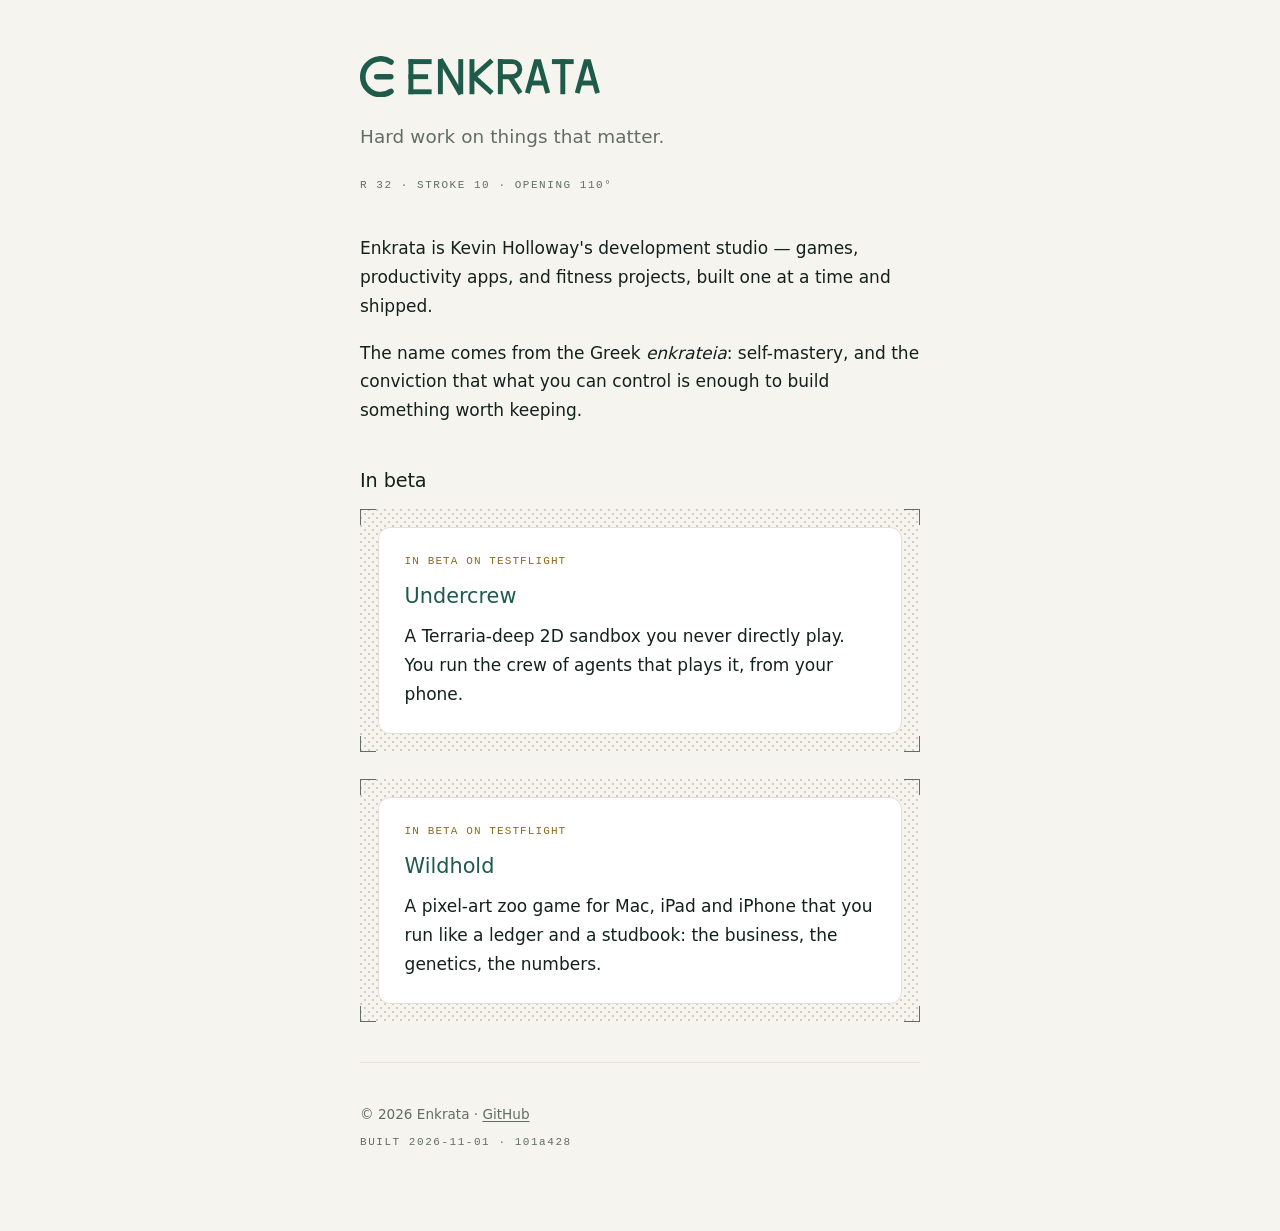
<file: index.html>
<!DOCTYPE html>
<html lang="en">
<head>
<meta charset="utf-8">
<meta name="viewport" content="width=device-width, initial-scale=1">
<title>Enkrata</title>
<meta name="description" content="Enkrata is Kevin Holloway's development studio — games, productivity apps, and fitness projects.">
<link rel="stylesheet" href="/brand.css">
<link rel="icon" href="/favicon.svg" type="image/svg+xml">
<link rel="icon" href="/favicon-32.png" sizes="32x32" type="image/png">
<link rel="icon" href="/favicon-16.png" sizes="16x16" type="image/png">
<link rel="apple-touch-icon" href="/apple-touch-icon.png">
<link rel="canonical" href="https://enkrata.github.io/">
<meta name="theme-color" content="#F6F4EF" media="(prefers-color-scheme: light)">
<meta name="theme-color" content="#12211C" media="(prefers-color-scheme: dark)">
<meta property="og:type" content="website">
<meta property="og:site_name" content="Enkrata">
<meta property="og:title" content="Enkrata">
<meta property="og:description" content="Enkrata is Kevin Holloway's development studio — games, productivity apps, and fitness projects.">
<meta property="og:url" content="https://enkrata.github.io/">
<meta property="og:image" content="https://enkrata.github.io/og.png">
<meta property="og:image:width" content="1200">
<meta property="og:image:height" content="630">
<meta name="twitter:card" content="summary_large_image">
</head>
<body>
<div class="page">
<header class="masthead">
  <svg class="lockup" aria-hidden="true" focusable="false" xmlns="http://www.w3.org/2000/svg" viewBox="0 -9 684.154 118" role="img"><title>Enkrata</title><g transform="translate(-20.7297 -29.7297) scale(1.59459)"><g fill="none" stroke="currentColor" stroke-width="10" stroke-linecap="round"><path d="M68.3 23.8 A32 32 0 1 0 68.3 76.2"/><path d="M43 50 H68"/></g></g><g transform="translate(138.154 0)"><g fill="none" stroke="currentColor" stroke-width="14" stroke-linecap="butt" stroke-linejoin="miter" stroke-miterlimit="4"><path d="M 7 0 V 100"/><path d="M 0 7 H 66"/><path d="M 0 50 H 56"/><path d="M 0 93 H 66"/><path d="M 91 0 V 100"/><path d="M 149 0 V 100"/><path d="M 91 0 L 149 100"/><path d="M 181 0 V 100"/><path d="M 186 50 L 238 3"/><path d="M 186 50 L 238 97"/><path d="M 262 0 V 100"/><path d="M 255 7 H 296 A 21.5 21.5 0 0 1 296 50 H 262"/><path d="M 289 50 L 319 97"/><path d="M 339 97 L 364 7 H 372 L 397 97"/><path d="M 347 68 H 389"/><path d="M 409 7 H 471"/><path d="M 440 0 V 100"/><path d="M 481 97 L 506 7 H 514 L 539 97"/><path d="M 489 68 H 531"/></g></g></svg>
  <h1 class="sr-only">Enkrata</h1>
  <p class="tagline">Hard work on things that matter.</p>
  <p class="machine">R 32 &middot; Stroke 10 &middot; Opening 110&deg;</p>
</header>

<div class="prose">
  <p>Enkrata is Kevin Holloway's development studio — games, productivity apps,
  and fitness projects, built one at a time and shipped.</p>

  <p>The name comes from the Greek <em>enkrateia</em>: self-mastery, and the
  conviction that what you can control is enough to build something worth
  keeping.</p>
</div>

<section class="section">
  <h2>In beta</h2>
  <div class="plate">
    <span class="cm cm-tl" aria-hidden="true"></span><span class="cm cm-tr" aria-hidden="true"></span><span class="cm cm-br" aria-hidden="true"></span><span class="cm cm-bl" aria-hidden="true"></span>
    <div class="now">
      <span class="status">In beta on TestFlight</span>
      <h3><a href="/undercrew/">Undercrew</a></h3>
      <p>A Terraria-deep 2D sandbox you never directly play. You run the crew
      of agents that plays it, from your phone.</p>
    </div>
  </div>
  <div class="plate" style="margin-top:16px">
    <span class="cm cm-tl" aria-hidden="true"></span><span class="cm cm-tr" aria-hidden="true"></span><span class="cm cm-br" aria-hidden="true"></span><span class="cm cm-bl" aria-hidden="true"></span>
    <div class="now">
      <span class="status">In beta on TestFlight</span>
      <h3><a href="/wildhold/">Wildhold</a></h3>
      <p>A pixel-art zoo game for Mac, iPad and iPhone that you run like a
      ledger and a studbook: the business, the genetics, the numbers.</p>
    </div>
  </div>
</section>

<hr class="rule">
<footer>
  <p>&copy; 2026 Enkrata &middot; <a href="https://github.com/Enkrata">GitHub</a></p>
  <p class="machine">Built 2026-11-01 &middot; <span class="sha">101a428</span></p>
</footer>
</div>
</body>
</html>
</file>
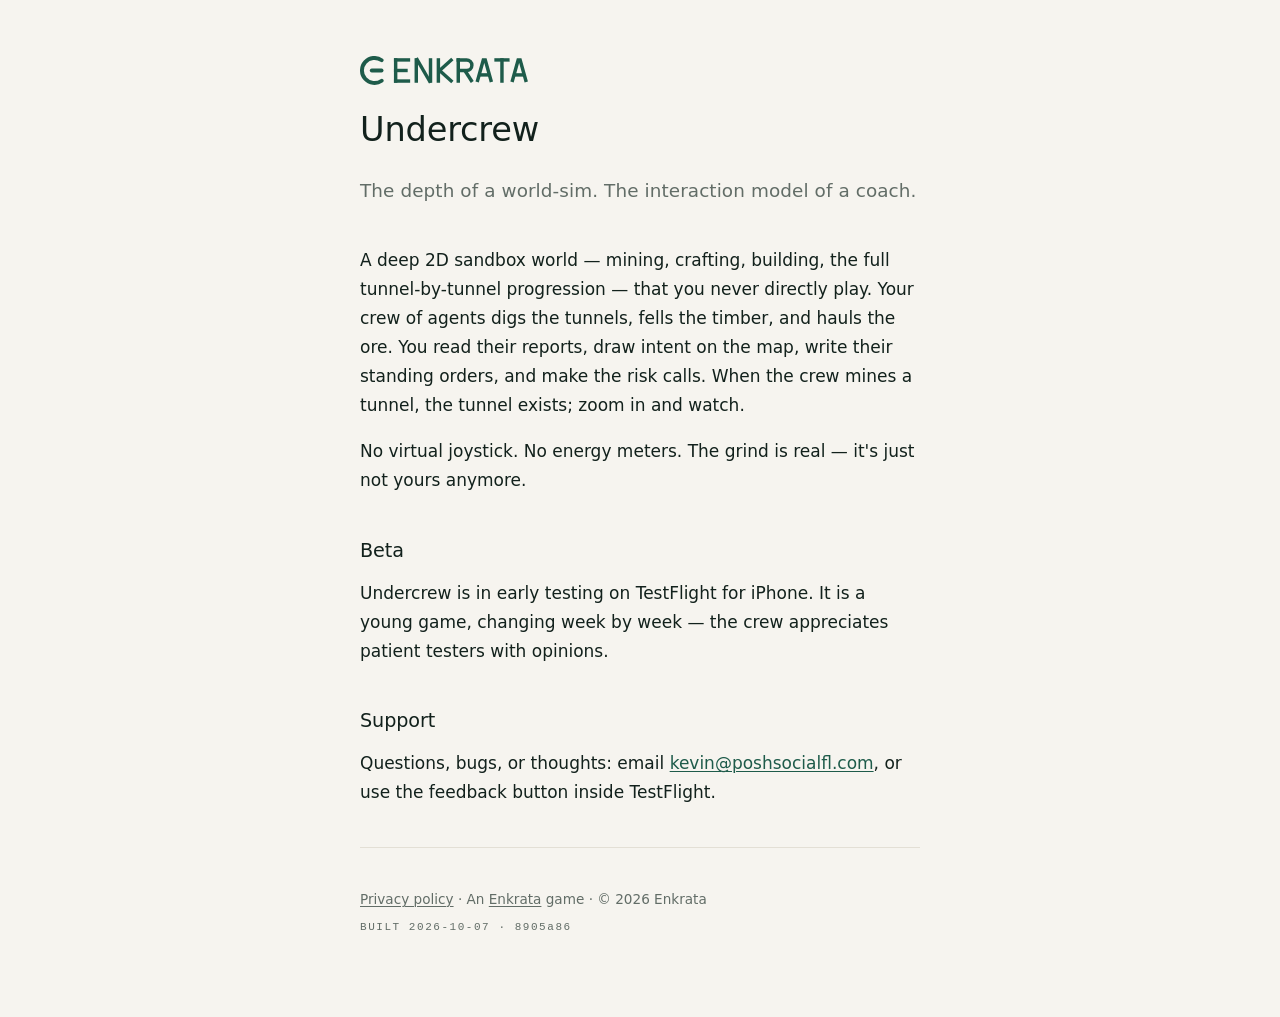
<file: undercrew/index.html>
<!DOCTYPE html>
<html lang="en">
<head>
<meta charset="utf-8">
<meta name="viewport" content="width=device-width, initial-scale=1">
<title>Undercrew</title>
<meta name="description" content="Undercrew: a deep 2D sandbox world you never directly play — you run the crew of agents that plays it, from your phone.">
<link rel="stylesheet" href="/brand.css">
<link rel="icon" href="/favicon.svg" type="image/svg+xml">
<link rel="icon" href="/favicon-32.png" sizes="32x32" type="image/png">
<link rel="icon" href="/favicon-16.png" sizes="16x16" type="image/png">
<link rel="apple-touch-icon" href="/apple-touch-icon.png">
<link rel="canonical" href="https://enkrata.github.io/undercrew/">
<meta name="theme-color" content="#F6F4EF" media="(prefers-color-scheme: light)">
<meta name="theme-color" content="#12211C" media="(prefers-color-scheme: dark)">
<meta property="og:type" content="website">
<meta property="og:site_name" content="Enkrata">
<meta property="og:title" content="Undercrew">
<meta property="og:description" content="Undercrew: a deep 2D sandbox world you never directly play — you run the crew of agents that plays it, from your phone.">
<meta property="og:url" content="https://enkrata.github.io/undercrew/">
<meta property="og:image" content="https://enkrata.github.io/og.png">
<meta property="og:image:width" content="1200">
<meta property="og:image:height" content="630">
<meta name="twitter:card" content="summary_large_image">
</head>
<body>
<div class="page">
<header class="masthead">
  <a href="/" aria-label="Enkrata home"><svg class="lockup lockup-sm" aria-hidden="true" focusable="false" xmlns="http://www.w3.org/2000/svg" viewBox="0 -9 684.154 118" role="img"><title>Enkrata</title><g transform="translate(-20.7297 -29.7297) scale(1.59459)"><g fill="none" stroke="currentColor" stroke-width="10" stroke-linecap="round"><path d="M68.3 23.8 A32 32 0 1 0 68.3 76.2"/><path d="M43 50 H68"/></g></g><g transform="translate(138.154 0)"><g fill="none" stroke="currentColor" stroke-width="14" stroke-linecap="butt" stroke-linejoin="miter" stroke-miterlimit="4"><path d="M 7 0 V 100"/><path d="M 0 7 H 66"/><path d="M 0 50 H 56"/><path d="M 0 93 H 66"/><path d="M 91 0 V 100"/><path d="M 149 0 V 100"/><path d="M 91 0 L 149 100"/><path d="M 181 0 V 100"/><path d="M 186 50 L 238 3"/><path d="M 186 50 L 238 97"/><path d="M 262 0 V 100"/><path d="M 255 7 H 296 A 21.5 21.5 0 0 1 296 50 H 262"/><path d="M 289 50 L 319 97"/><path d="M 339 97 L 364 7 H 372 L 397 97"/><path d="M 347 68 H 389"/><path d="M 409 7 H 471"/><path d="M 440 0 V 100"/><path d="M 481 97 L 506 7 H 514 L 539 97"/><path d="M 489 68 H 531"/></g></g></svg></a>
  <h1 class="title">Undercrew</h1>
  <p class="tagline">The depth of a world-sim. The interaction model of a coach.</p>
</header>

<div class="prose">
  <p>A deep 2D sandbox world — mining, crafting, building, the full
  tunnel-by-tunnel progression — that you never directly play. Your crew of
  agents digs the tunnels, fells the timber, and hauls the ore. You read
  their reports, draw intent on the map, write their standing orders, and
  make the risk calls. When the crew mines a tunnel, the tunnel exists; zoom
  in and watch.</p>

  <p>No virtual joystick. No energy meters. The grind is real — it's just not
  yours anymore.</p>
</div>

<section class="section">
  <h2>Beta</h2>
  <p>Undercrew is in early testing on TestFlight for iPhone. It is a young
  game, changing week by week — the crew appreciates patient testers with
  opinions.</p>
</section>

<section class="section">
  <h2>Support</h2>
  <p>Questions, bugs, or thoughts: email
  <a href="mailto:kevin@poshsocialfl.com">kevin@poshsocialfl.com</a>, or use
  the feedback button inside TestFlight.</p>
</section>

<hr class="rule">
<footer>
  <p><a href="/undercrew/privacy.html">Privacy policy</a> &middot;
  An <a href="/">Enkrata</a> game &middot; &copy; 2026 Enkrata</p>
  <p class="machine">Built 2026-10-07 &middot; <span class="sha">8905a86</span></p>
</footer>
</div>
</body>
</html>
</file>
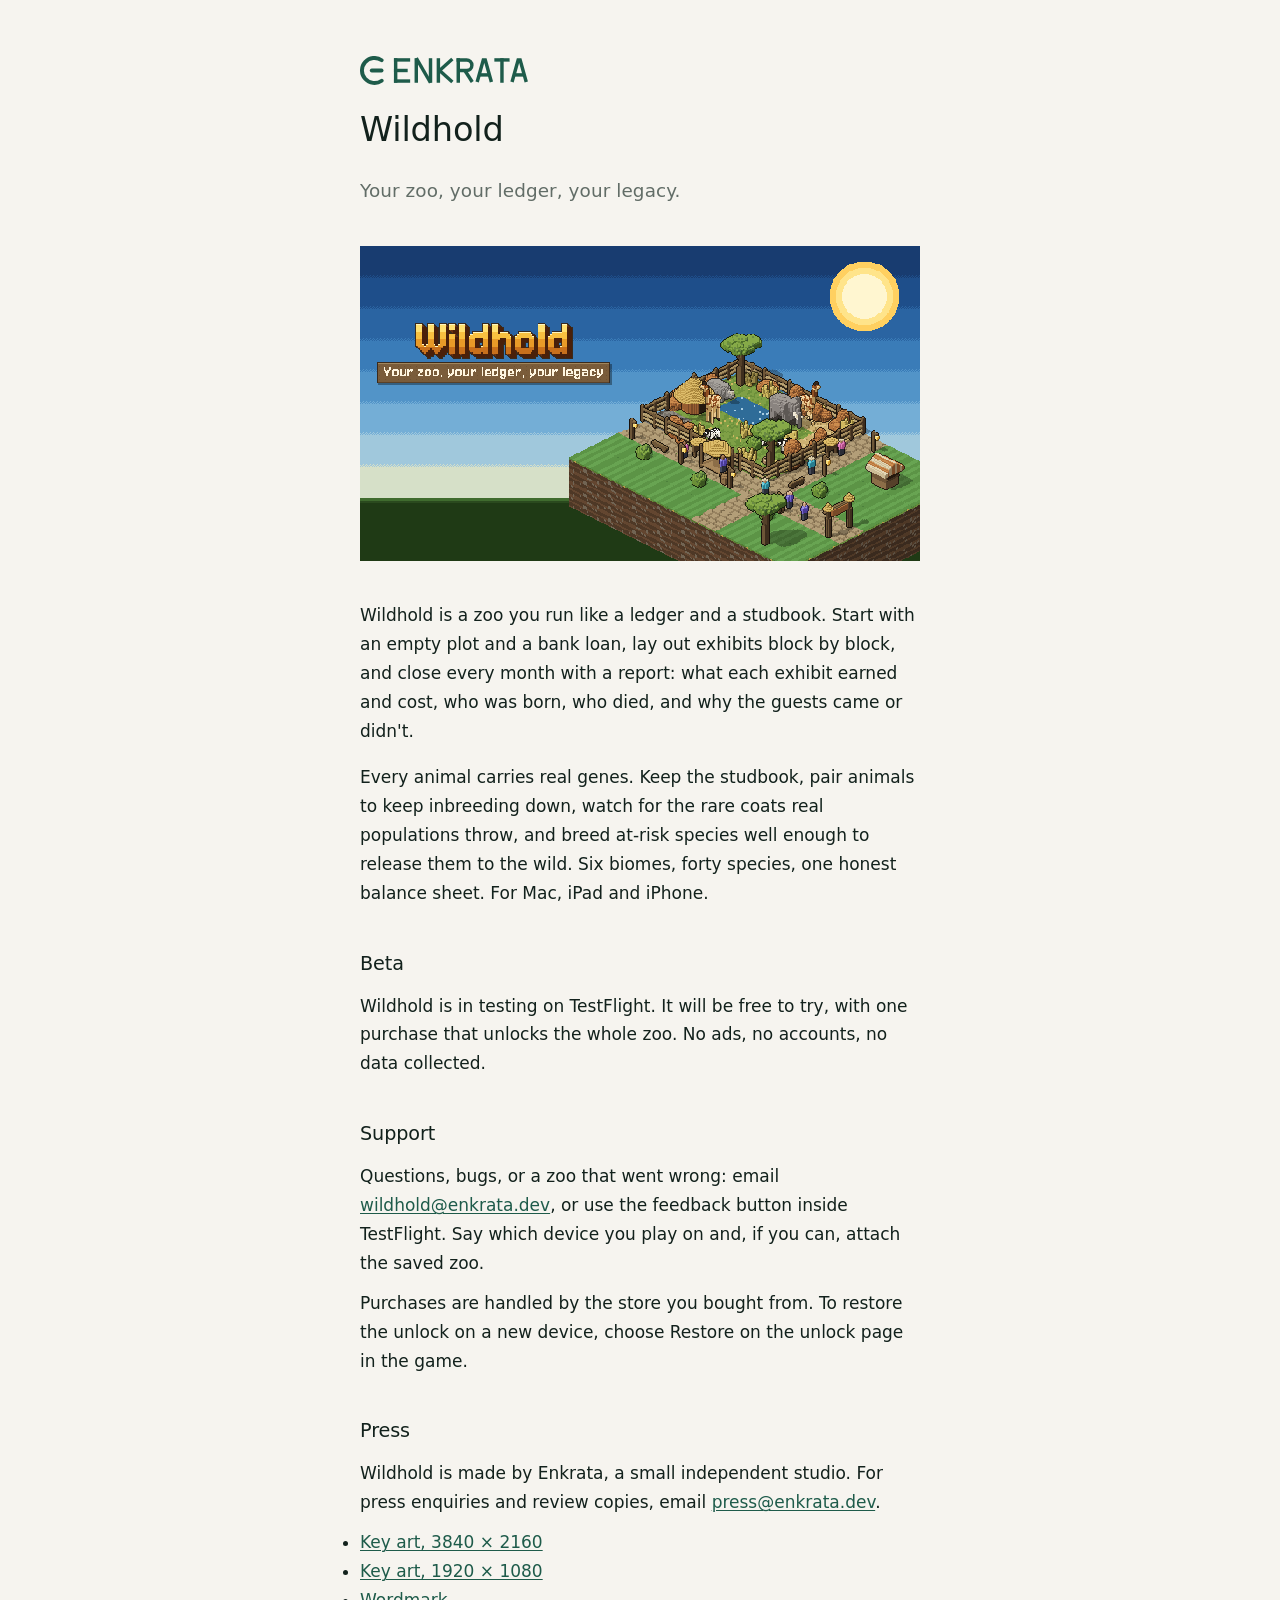
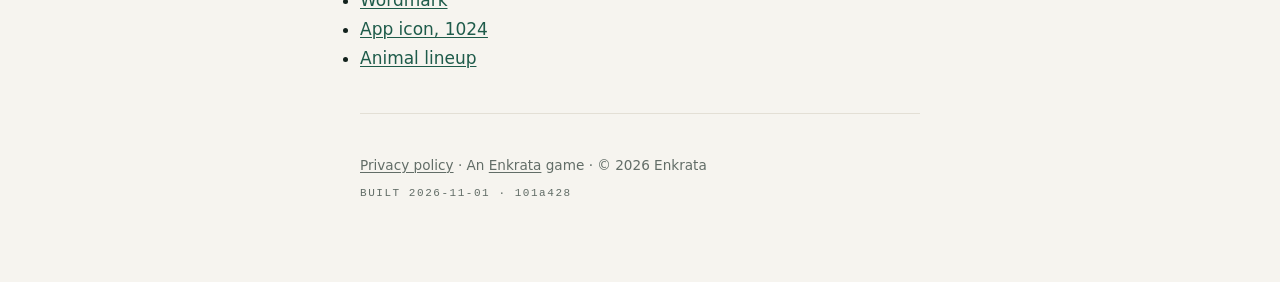
<file: wildhold/index.html>
<!DOCTYPE html>
<html lang="en">
<head>
<meta charset="utf-8">
<meta name="viewport" content="width=device-width, initial-scale=1">
<title>Wildhold</title>
<meta name="description" content="Wildhold: a pixel-art zoo game for Mac, iPad and iPhone that you run like a ledger and a studbook.">
<link rel="stylesheet" href="/brand.css">
<link rel="icon" href="/favicon.svg" type="image/svg+xml">
<link rel="icon" href="/favicon-32.png" sizes="32x32" type="image/png">
<link rel="icon" href="/favicon-16.png" sizes="16x16" type="image/png">
<link rel="apple-touch-icon" href="/apple-touch-icon.png">
<link rel="canonical" href="https://enkrata.github.io/wildhold/">
<meta name="theme-color" content="#F6F4EF" media="(prefers-color-scheme: light)">
<meta name="theme-color" content="#12211C" media="(prefers-color-scheme: dark)">
<meta property="og:type" content="website">
<meta property="og:site_name" content="Enkrata">
<meta property="og:title" content="Wildhold">
<meta property="og:description" content="Wildhold: a pixel-art zoo game for Mac, iPad and iPhone that you run like a ledger and a studbook.">
<meta property="og:url" content="https://enkrata.github.io/wildhold/">
<meta property="og:image" content="https://enkrata.github.io/og.png">
<meta property="og:image:width" content="1200">
<meta property="og:image:height" content="630">
<meta name="twitter:card" content="summary_large_image">
</head>
<body>
<div class="page">
<header class="masthead">
  <a href="/" aria-label="Enkrata home"><svg class="lockup lockup-sm" aria-hidden="true" focusable="false" xmlns="http://www.w3.org/2000/svg" viewBox="0 -9 684.154 118" role="img"><title>Enkrata</title><g transform="translate(-20.7297 -29.7297) scale(1.59459)"><g fill="none" stroke="currentColor" stroke-width="10" stroke-linecap="round"><path d="M68.3 23.8 A32 32 0 1 0 68.3 76.2"/><path d="M43 50 H68"/></g></g><g transform="translate(138.154 0)"><g fill="none" stroke="currentColor" stroke-width="14" stroke-linecap="butt" stroke-linejoin="miter" stroke-miterlimit="4"><path d="M 7 0 V 100"/><path d="M 0 7 H 66"/><path d="M 0 50 H 56"/><path d="M 0 93 H 66"/><path d="M 91 0 V 100"/><path d="M 149 0 V 100"/><path d="M 91 0 L 149 100"/><path d="M 181 0 V 100"/><path d="M 186 50 L 238 3"/><path d="M 186 50 L 238 97"/><path d="M 262 0 V 100"/><path d="M 255 7 H 296 A 21.5 21.5 0 0 1 296 50 H 262"/><path d="M 289 50 L 319 97"/><path d="M 339 97 L 364 7 H 372 L 397 97"/><path d="M 347 68 H 389"/><path d="M 409 7 H 471"/><path d="M 440 0 V 100"/><path d="M 481 97 L 506 7 H 514 L 539 97"/><path d="M 489 68 H 531"/></g></g></svg></a>
  <h1 class="title">Wildhold</h1>
  <p class="tagline">Your zoo, your ledger, your legacy.</p>
</header>

<img src="/wildhold/art/key-art-1920x1080.png" width="1920" height="1080" style="display:block;width:100%;height:auto;image-rendering:pixelated"
  alt="Wildhold key art: a block-built savanna zoo in pixel art, with giraffes, zebras and elephants under a gold wordmark.">

<div class="prose">
  <p>Wildhold is a zoo you run like a ledger and a studbook. Start with an
  empty plot and a bank loan, lay out exhibits block by block, and close
  every month with a report: what each exhibit earned and cost, who was
  born, who died, and why the guests came or didn't.</p>

  <p>Every animal carries real genes. Keep the studbook, pair animals to keep
  inbreeding down, watch for the rare coats real populations throw, and breed
  at-risk species well enough to release them to the wild. Six biomes, forty
  species, one honest balance sheet. For Mac, iPad and iPhone.</p>
</div>

<section class="section">
  <h2>Beta</h2>
  <p>Wildhold is in testing on TestFlight. It will be free to try, with one
  purchase that unlocks the whole zoo. No ads, no accounts, no data
  collected.</p>
</section>

<section class="section">
  <h2>Support</h2>
  <p>Questions, bugs, or a zoo that went wrong: email
  <a href="mailto:wildhold@enkrata.dev">wildhold@enkrata.dev</a>, or use the
  feedback button inside TestFlight. Say which device you play on and, if
  you can, attach the saved zoo.</p>
  <p>Purchases are handled by the store you bought from. To restore the
  unlock on a new device, choose Restore on the unlock page in the game.</p>
</section>

<section class="section">
  <h2>Press</h2>
  <p>Wildhold is made by Enkrata, a small independent studio. For press
  enquiries and review copies, email
  <a href="mailto:press@enkrata.dev">press@enkrata.dev</a>.</p>
  <ul>
    <li><a href="/wildhold/art/key-art-3840x2160.png">Key art, 3840 &times; 2160</a></li>
    <li><a href="/wildhold/art/key-art-1920x1080.png">Key art, 1920 &times; 1080</a></li>
    <li><a href="/wildhold/art/logo-wordmark.png">Wordmark</a></li>
    <li><a href="/wildhold/art/icon-1024.png">App icon, 1024</a></li>
    <li><a href="/wildhold/art/animal-lineup.png">Animal lineup</a></li>
  </ul>
</section>

<hr class="rule">
<footer>
  <p><a href="/wildhold/privacy.html">Privacy policy</a> &middot;
  An <a href="/">Enkrata</a> game &middot; &copy; 2026 Enkrata</p>
  <p class="machine">Built 2026-11-01 &middot; <span class="sha">101a428</span></p>
</footer>
</div>
</body>
</html>
</file>
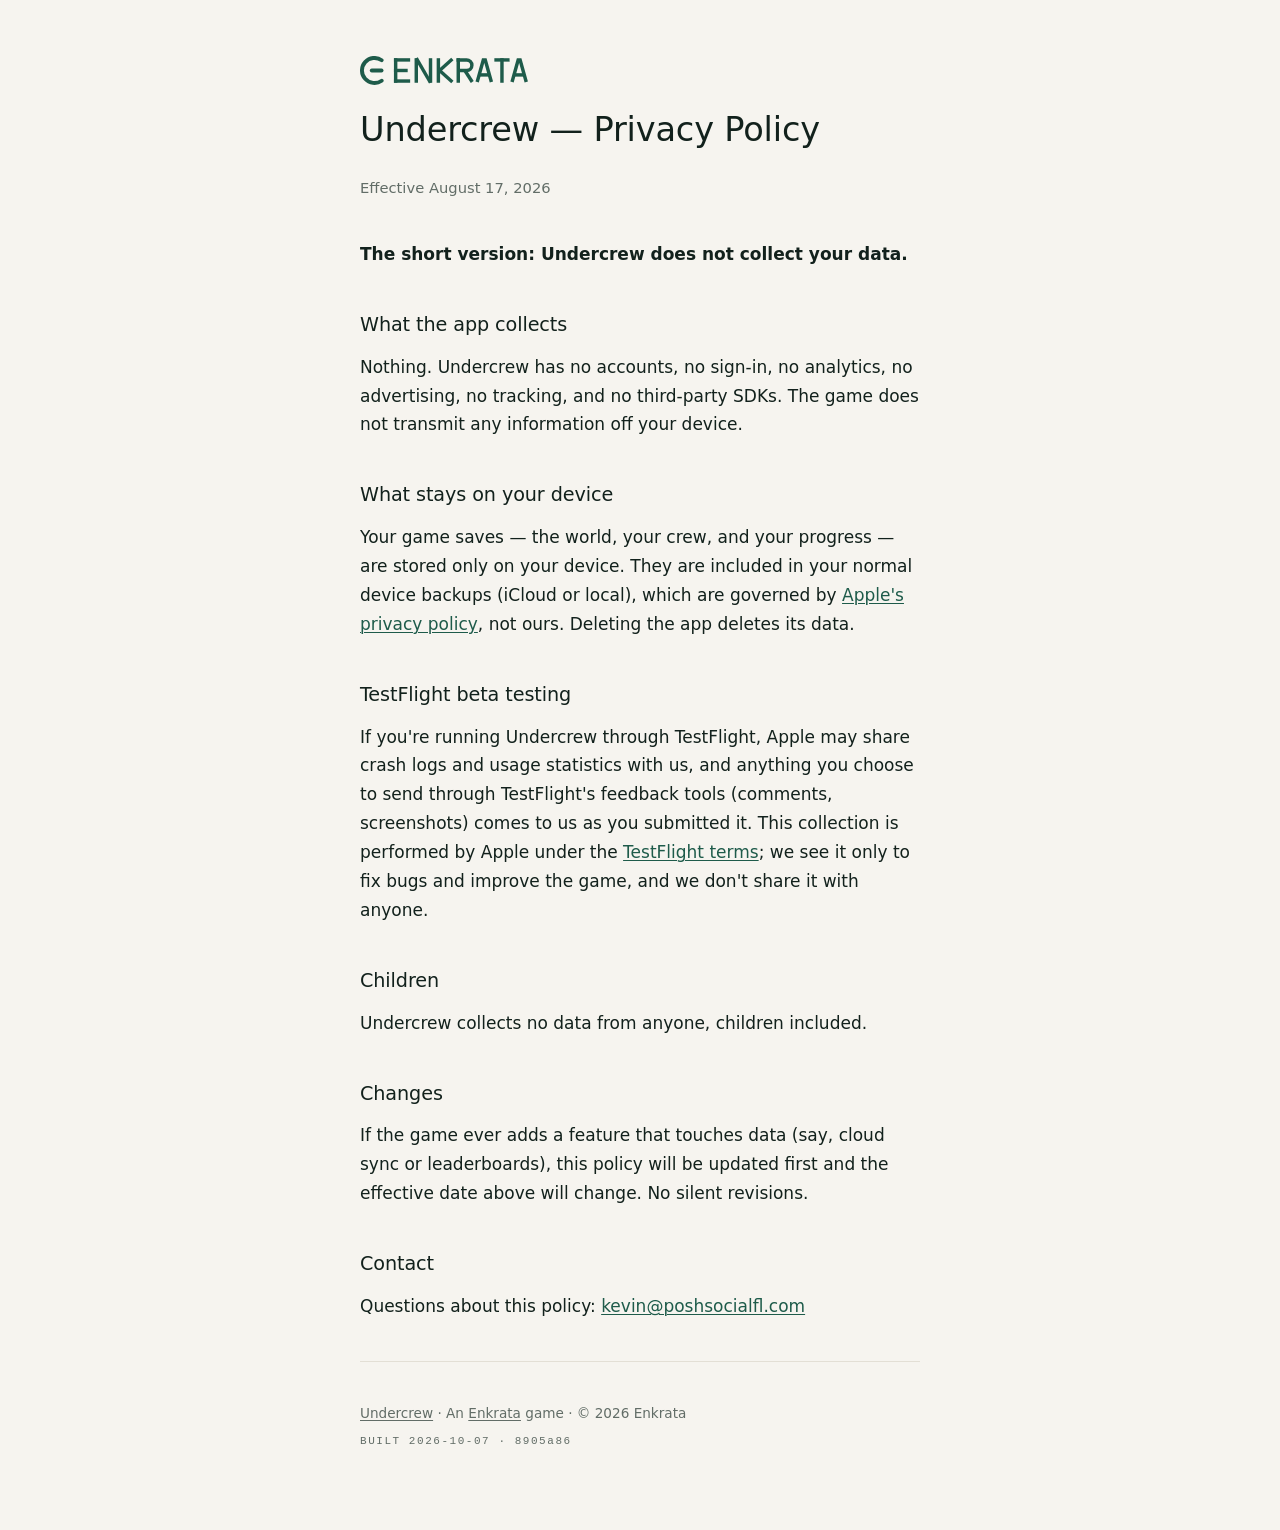
<file: undercrew/privacy.html>
<!DOCTYPE html>
<html lang="en">
<head>
<meta charset="utf-8">
<meta name="viewport" content="width=device-width, initial-scale=1">
<title>Undercrew — Privacy Policy</title>
<meta name="description" content="Undercrew collects no data. No accounts, no analytics, no tracking, no third-party SDKs.">
<link rel="stylesheet" href="/brand.css">
<link rel="icon" href="/favicon.svg" type="image/svg+xml">
<link rel="icon" href="/favicon-32.png" sizes="32x32" type="image/png">
<link rel="icon" href="/favicon-16.png" sizes="16x16" type="image/png">
<link rel="apple-touch-icon" href="/apple-touch-icon.png">
<link rel="canonical" href="https://enkrata.github.io/undercrew/privacy.html">
<meta name="theme-color" content="#F6F4EF" media="(prefers-color-scheme: light)">
<meta name="theme-color" content="#12211C" media="(prefers-color-scheme: dark)">
<meta property="og:type" content="website">
<meta property="og:site_name" content="Enkrata">
<meta property="og:title" content="Undercrew — Privacy Policy">
<meta property="og:description" content="Undercrew collects no data. No accounts, no analytics, no tracking, no third-party SDKs.">
<meta property="og:url" content="https://enkrata.github.io/undercrew/privacy.html">
<meta property="og:image" content="https://enkrata.github.io/og.png">
<meta property="og:image:width" content="1200">
<meta property="og:image:height" content="630">
<meta name="twitter:card" content="summary_large_image">
</head>
<body>
<div class="page">
<header class="masthead">
  <a href="/" aria-label="Enkrata home"><svg class="lockup lockup-sm" aria-hidden="true" focusable="false" xmlns="http://www.w3.org/2000/svg" viewBox="0 -9 684.154 118" role="img"><title>Enkrata</title><g transform="translate(-20.7297 -29.7297) scale(1.59459)"><g fill="none" stroke="currentColor" stroke-width="10" stroke-linecap="round"><path d="M68.3 23.8 A32 32 0 1 0 68.3 76.2"/><path d="M43 50 H68"/></g></g><g transform="translate(138.154 0)"><g fill="none" stroke="currentColor" stroke-width="14" stroke-linecap="butt" stroke-linejoin="miter" stroke-miterlimit="4"><path d="M 7 0 V 100"/><path d="M 0 7 H 66"/><path d="M 0 50 H 56"/><path d="M 0 93 H 66"/><path d="M 91 0 V 100"/><path d="M 149 0 V 100"/><path d="M 91 0 L 149 100"/><path d="M 181 0 V 100"/><path d="M 186 50 L 238 3"/><path d="M 186 50 L 238 97"/><path d="M 262 0 V 100"/><path d="M 255 7 H 296 A 21.5 21.5 0 0 1 296 50 H 262"/><path d="M 289 50 L 319 97"/><path d="M 339 97 L 364 7 H 372 L 397 97"/><path d="M 347 68 H 389"/><path d="M 409 7 H 471"/><path d="M 440 0 V 100"/><path d="M 481 97 L 506 7 H 514 L 539 97"/><path d="M 489 68 H 531"/></g></g></svg></a>
  <h1 class="title">Undercrew — Privacy Policy</h1>
  <p class="date">Effective August 17, 2026</p>
</header>

<div class="prose">
  <p><strong>The short version: Undercrew does not collect your data.</strong></p>
</div>

<section class="section">
  <h2>What the app collects</h2>
  <p>Nothing. Undercrew has no accounts, no sign-in, no analytics, no
  advertising, no tracking, and no third-party SDKs. The game does not
  transmit any information off your device.</p>
</section>

<section class="section">
  <h2>What stays on your device</h2>
  <p>Your game saves — the world, your crew, and your progress — are stored
  only on your device. They are included in your normal device backups
  (iCloud or local), which are governed by
  <a href="https://www.apple.com/legal/privacy/">Apple's privacy policy</a>,
  not ours. Deleting the app deletes its data.</p>
</section>

<section class="section">
  <h2>TestFlight beta testing</h2>
  <p>If you're running Undercrew through TestFlight, Apple may share crash
  logs and usage statistics with us, and anything you choose to send through
  TestFlight's feedback tools (comments, screenshots) comes to us as you
  submitted it. This collection is performed by Apple under the
  <a href="https://www.apple.com/legal/internet-services/itunes/testflight/">TestFlight
  terms</a>; we see it only to fix bugs and improve the game, and we don't
  share it with anyone.</p>
</section>

<section class="section">
  <h2>Children</h2>
  <p>Undercrew collects no data from anyone, children included.</p>
</section>

<section class="section">
  <h2>Changes</h2>
  <p>If the game ever adds a feature that touches data (say, cloud sync or
  leaderboards), this policy will be updated first and the effective date
  above will change. No silent revisions.</p>
</section>

<section class="section">
  <h2>Contact</h2>
  <p>Questions about this policy:
  <a href="mailto:kevin@poshsocialfl.com">kevin@poshsocialfl.com</a></p>
</section>

<hr class="rule">
<footer>
  <p><a href="/undercrew/">Undercrew</a> &middot; An <a href="/">Enkrata</a>
  game &middot; &copy; 2026 Enkrata</p>
  <p class="machine">Built 2026-10-07 &middot; <span class="sha">8905a86</span></p>
</footer>
</div>
</body>
</html>
</file>
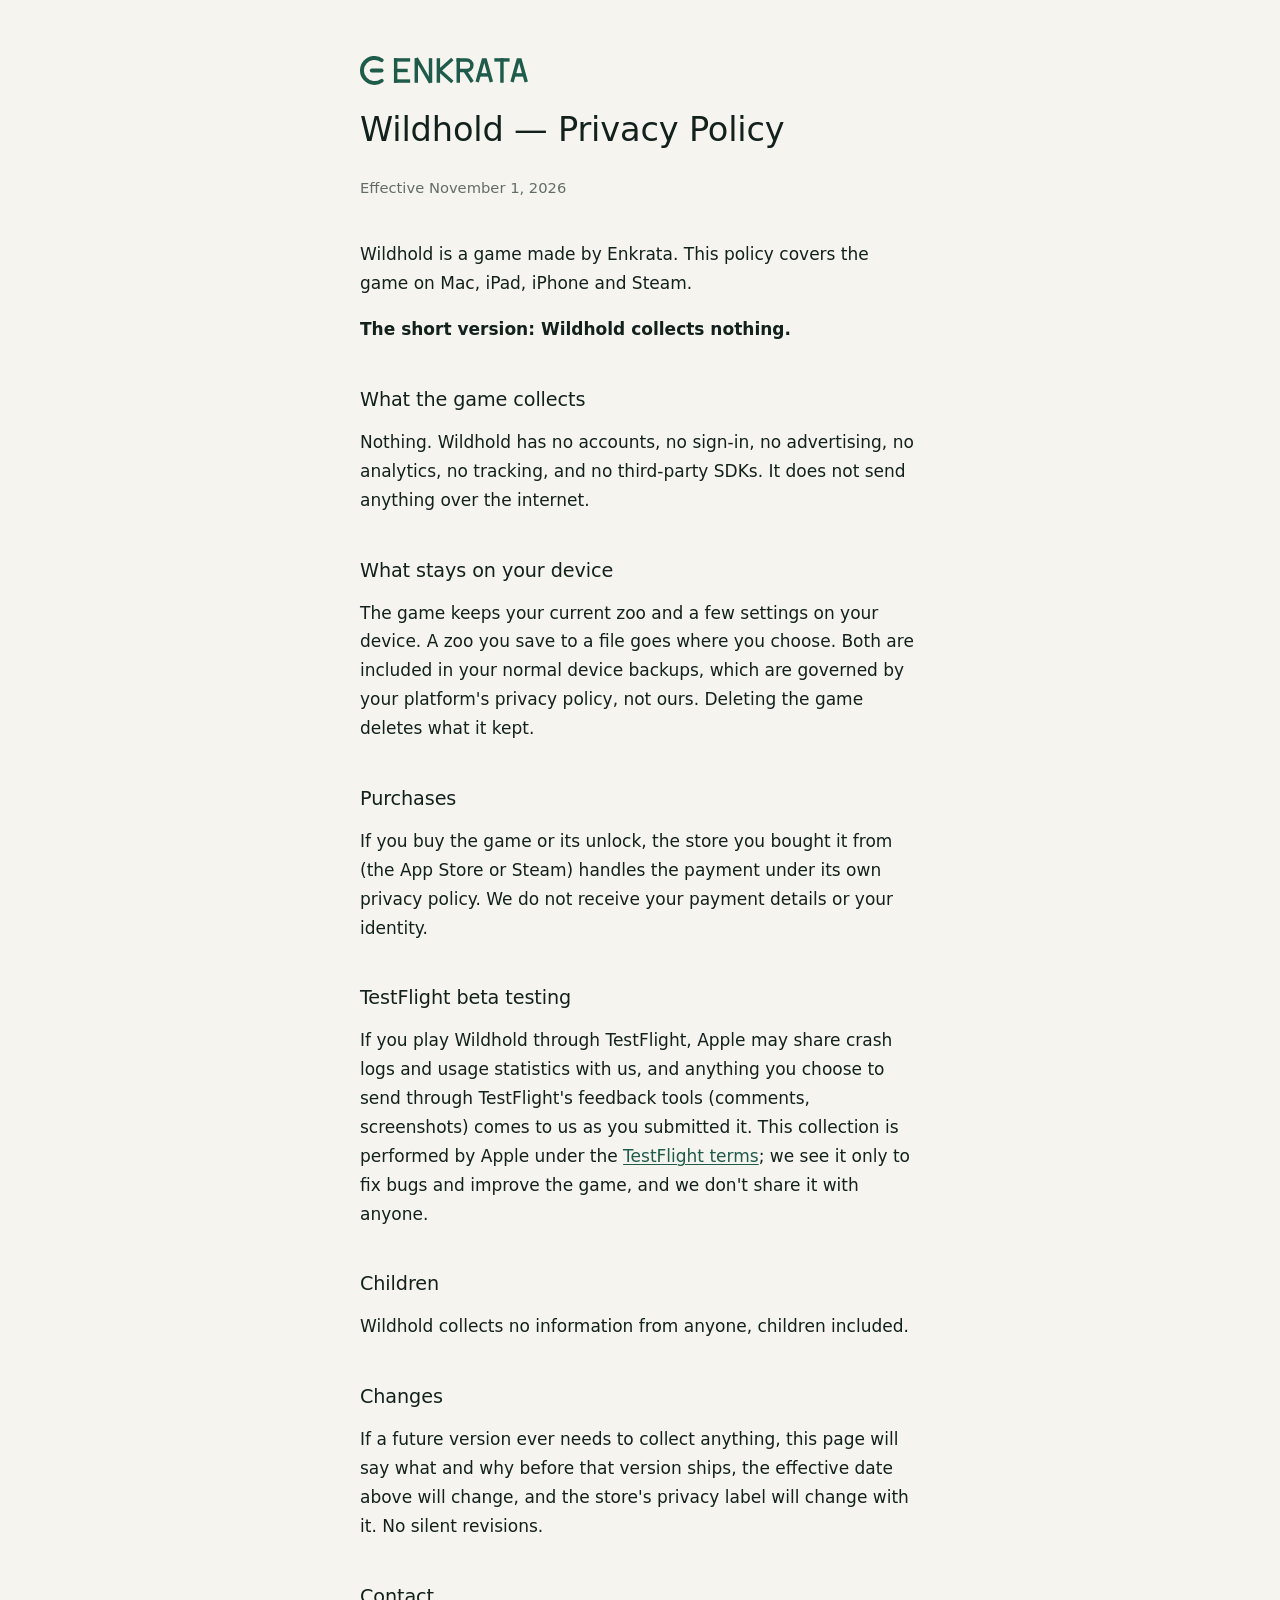
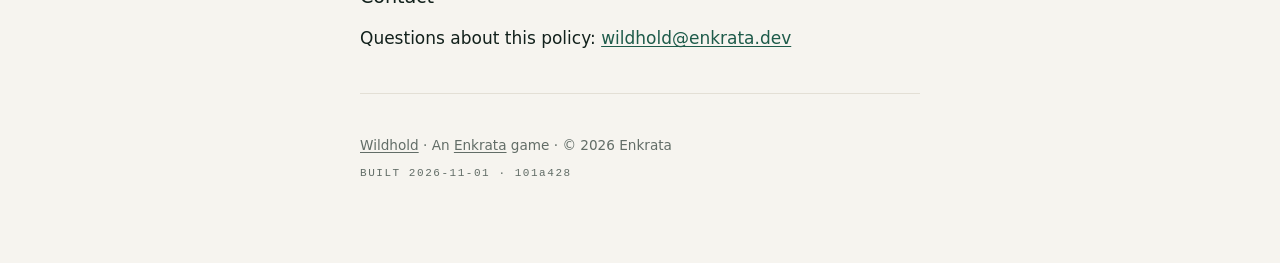
<file: wildhold/privacy.html>
<!DOCTYPE html>
<html lang="en">
<head>
<meta charset="utf-8">
<meta name="viewport" content="width=device-width, initial-scale=1">
<title>Wildhold — Privacy Policy</title>
<meta name="description" content="Wildhold collects no data. No accounts, no analytics, no tracking, no third-party SDKs.">
<link rel="stylesheet" href="/brand.css">
<link rel="icon" href="/favicon.svg" type="image/svg+xml">
<link rel="icon" href="/favicon-32.png" sizes="32x32" type="image/png">
<link rel="icon" href="/favicon-16.png" sizes="16x16" type="image/png">
<link rel="apple-touch-icon" href="/apple-touch-icon.png">
<link rel="canonical" href="https://enkrata.github.io/wildhold/privacy.html">
<meta name="theme-color" content="#F6F4EF" media="(prefers-color-scheme: light)">
<meta name="theme-color" content="#12211C" media="(prefers-color-scheme: dark)">
<meta property="og:type" content="website">
<meta property="og:site_name" content="Enkrata">
<meta property="og:title" content="Wildhold — Privacy Policy">
<meta property="og:description" content="Wildhold collects no data. No accounts, no analytics, no tracking, no third-party SDKs.">
<meta property="og:url" content="https://enkrata.github.io/wildhold/privacy.html">
<meta property="og:image" content="https://enkrata.github.io/og.png">
<meta property="og:image:width" content="1200">
<meta property="og:image:height" content="630">
<meta name="twitter:card" content="summary_large_image">
</head>
<body>
<div class="page">
<header class="masthead">
  <a href="/" aria-label="Enkrata home"><svg class="lockup lockup-sm" aria-hidden="true" focusable="false" xmlns="http://www.w3.org/2000/svg" viewBox="0 -9 684.154 118" role="img"><title>Enkrata</title><g transform="translate(-20.7297 -29.7297) scale(1.59459)"><g fill="none" stroke="currentColor" stroke-width="10" stroke-linecap="round"><path d="M68.3 23.8 A32 32 0 1 0 68.3 76.2"/><path d="M43 50 H68"/></g></g><g transform="translate(138.154 0)"><g fill="none" stroke="currentColor" stroke-width="14" stroke-linecap="butt" stroke-linejoin="miter" stroke-miterlimit="4"><path d="M 7 0 V 100"/><path d="M 0 7 H 66"/><path d="M 0 50 H 56"/><path d="M 0 93 H 66"/><path d="M 91 0 V 100"/><path d="M 149 0 V 100"/><path d="M 91 0 L 149 100"/><path d="M 181 0 V 100"/><path d="M 186 50 L 238 3"/><path d="M 186 50 L 238 97"/><path d="M 262 0 V 100"/><path d="M 255 7 H 296 A 21.5 21.5 0 0 1 296 50 H 262"/><path d="M 289 50 L 319 97"/><path d="M 339 97 L 364 7 H 372 L 397 97"/><path d="M 347 68 H 389"/><path d="M 409 7 H 471"/><path d="M 440 0 V 100"/><path d="M 481 97 L 506 7 H 514 L 539 97"/><path d="M 489 68 H 531"/></g></g></svg></a>
  <h1 class="title">Wildhold — Privacy Policy</h1>
  <p class="date">Effective November 1, 2026</p>
</header>

<div class="prose">
  <p>Wildhold is a game made by Enkrata. This policy covers the game on Mac,
  iPad, iPhone and Steam.</p>
  <p><strong>The short version: Wildhold collects nothing.</strong></p>
</div>

<section class="section">
  <h2>What the game collects</h2>
  <p>Nothing. Wildhold has no accounts, no sign-in, no advertising, no
  analytics, no tracking, and no third-party SDKs. It does not send anything
  over the internet.</p>
</section>

<section class="section">
  <h2>What stays on your device</h2>
  <p>The game keeps your current zoo and a few settings on your device. A zoo
  you save to a file goes where you choose. Both are included in your normal
  device backups, which are governed by your platform's privacy policy, not
  ours. Deleting the game deletes what it kept.</p>
</section>

<section class="section">
  <h2>Purchases</h2>
  <p>If you buy the game or its unlock, the store you bought it from (the App
  Store or Steam) handles the payment under its own privacy policy. We do not
  receive your payment details or your identity.</p>
</section>

<section class="section">
  <h2>TestFlight beta testing</h2>
  <p>If you play Wildhold through TestFlight, Apple may share crash logs and
  usage statistics with us, and anything you choose to send through
  TestFlight's feedback tools (comments, screenshots) comes to us as you
  submitted it. This collection is performed by Apple under the
  <a href="https://www.apple.com/legal/internet-services/itunes/testflight/">TestFlight
  terms</a>; we see it only to fix bugs and improve the game, and we don't
  share it with anyone.</p>
</section>

<section class="section">
  <h2>Children</h2>
  <p>Wildhold collects no information from anyone, children included.</p>
</section>

<section class="section">
  <h2>Changes</h2>
  <p>If a future version ever needs to collect anything, this page will say
  what and why before that version ships, the effective date above will
  change, and the store's privacy label will change with it. No silent
  revisions.</p>
</section>

<section class="section">
  <h2>Contact</h2>
  <p>Questions about this policy:
  <a href="mailto:wildhold@enkrata.dev">wildhold@enkrata.dev</a></p>
</section>

<hr class="rule">
<footer>
  <p><a href="/wildhold/">Wildhold</a> &middot; An <a href="/">Enkrata</a>
  game &middot; &copy; 2026 Enkrata</p>
  <p class="machine">Built 2026-11-01 &middot; <span class="sha">101a428</span></p>
</footer>
</div>
</body>
</html>
</file>
<file: brand.css>
/* Enkrata site styles.
 *
 * The token block below is copied from brand/tokens.css in
 * github.com/Enkrata/enkrata-workspace, which is the source of truth. Change it
 * there first, then mirror it here — do not diverge.
 *
 * Contrast is measured, not eyeballed: every text role clears 4.5:1 against both
 * the page ground and the raised surface. Three combinations that look fine and
 * are not: pine on pine-black 2.10:1, brass on bone 2.99:1, sage on bone 4.07:1.
 *
 * Type: the brand specifies Jost for display and IBM Plex Sans for body. Neither
 * is served here yet — self-hosting is pending, and loading them from a font CDN
 * would send visitors' IPs to a third party, which this site's own privacy policy
 * says it does not do. Until then the fallback stacks below do the work.
 */

:root {
  --ek-bg: #F6F4EF;
  --ek-surface: #FFFFFF;
  --ek-ink: #12211C;
  --ek-muted: #626D67;
  --ek-accent: #1E5B4A;
  --ek-accent-strong: #17483A;
  --ek-brass-ink: #8C6A1E;
  --ek-rule: #E3DFD5;
  --ek-rule-strong: #D2CDBF;

  --ek-font-display: Jost, Futura, "Century Gothic", ui-sans-serif, system-ui, sans-serif;
  --ek-font-body: "IBM Plex Sans", ui-sans-serif, system-ui, -apple-system, "Segoe UI", sans-serif;
  --ek-font-mono: "IBM Plex Mono", ui-monospace, SFMono-Regular, Menlo, Consolas, monospace;
}

@media (prefers-color-scheme: dark) {
  :root:not([data-theme="light"]) {
    --ek-bg: #12211C;
    --ek-surface: #1A2C26;
    --ek-ink: #F6F4EF;
    --ek-muted: #8B968F;
    --ek-accent: #46A88A;
    --ek-accent-strong: #5CC0A2;
    --ek-brass-ink: #B89031;
    --ek-rule: #24382F;
    --ek-rule-strong: #33493F;
  }
}

:root[data-theme="dark"] {
  --ek-bg: #12211C;
  --ek-surface: #1A2C26;
  --ek-ink: #F6F4EF;
  --ek-muted: #8B968F;
  --ek-accent: #46A88A;
  --ek-accent-strong: #5CC0A2;
  --ek-brass-ink: #B89031;
  --ek-rule: #24382F;
  --ek-rule-strong: #33493F;
}

*, *::before, *::after { box-sizing: border-box; }
* { margin: 0; padding: 0; }

body {
  background: var(--ek-bg);
  color: var(--ek-ink);
  font-family: var(--ek-font-body);
  font-size: 17px;
  line-height: 1.7;
  -webkit-font-smoothing: antialiased;
  text-rendering: optimizeLegibility;
}

.page {
  max-width: 38rem;
  margin: 0 auto;
  padding: 3.5rem 1.5rem 5rem;
  display: flex;
  flex-direction: column;
  gap: 2.5rem;
}

/* --- masthead ---------------------------------------------------------- */
/* Gap is the brand's clear-space rule, not a taste call: nothing may come
   closer to the lockup than half the mark's height. At the 15rem lockup used
   on the landing page the mark is ~41px tall, so 1.5rem (24px) is the floor. */
.masthead { display: flex; flex-direction: column; gap: 1.5rem; }

.lockup { display: block; width: 100%; max-width: 15rem; height: auto; color: var(--ek-accent); }
.lockup-sm { max-width: 10.5rem; }

/* The lockup carries the name, so the h1 is present for structure and screen
   readers without being painted twice. */
.sr-only {
  position: absolute; width: 1px; height: 1px; padding: 0;
  overflow: hidden; clip: rect(0 0 0 0); white-space: nowrap; border: 0;
}

.tagline {
  font-family: var(--ek-font-display);
  font-size: 1.15rem;
  letter-spacing: .005em;
  color: var(--ek-muted);
}

.crumb {
  font-family: var(--ek-font-mono);
  font-size: 11px;
  letter-spacing: .14em;
  text-transform: uppercase;
  color: var(--ek-brass-ink);
}

/* --- the machine layer -------------------------------------------------- */
/* Plex Mono is the voice of the machinery around the content: geometry
   callouts, build stamps, section labels (brand/README.md section 8). It
   annotates and never speaks — nothing a reader must read to understand the
   page is set in it. Muted is its colour; .crumb and .now .status stay brass
   because they carry an earned state rather than an annotation. */
.machine {
  font-family: var(--ek-font-mono);
  font-size: 11px;
  letter-spacing: .14em;
  text-transform: uppercase;
  color: var(--ek-muted);
  line-height: 1.6;
}

/* A commit sha is lowercase hex — uppercasing it misstates the string. */
.machine .sha { text-transform: none; }

/* --- the construction language ------------------------------------------ */
/* A bracketed plate: the dither ground behind, crop marks at the corners, and
   the content on a solid surface above it. Both assets come from brand/plate/
   in enkrata-workspace and are drawn in currentColor, which an external SVG
   cannot see through background-image — so they are masks with the ink set as
   background-color, which is the documented recipe. Both are decoration and
   carry aria-hidden. */
.plate { position: relative; padding: 18px; }

.plate::before {
  content: "";
  position: absolute;
  inset: 0;
  -webkit-mask-image: url("/plate/dither-12.svg");
          mask-image: url("/plate/dither-12.svg");
  -webkit-mask-size: 8px 8px;
          mask-size: 8px 8px;
  background-color: var(--ek-rule-strong);
}

.plate > * { position: relative; }

.cm {
  position: absolute;
  width: 16px;
  height: 16px;
  -webkit-mask-image: url("/plate/corner.svg");
          mask-image: url("/plate/corner.svg");
  -webkit-mask-size: 16px 16px;
          mask-size: 16px 16px;
  background-color: var(--ek-muted);
}
.cm-tl { top: 0; left: 0; }
.cm-tr { top: 0; right: 0; transform: rotate(90deg); }
.cm-br { bottom: 0; right: 0; transform: rotate(180deg); }
.cm-bl { bottom: 0; left: 0; transform: rotate(270deg); }

/* --- headings and prose ------------------------------------------------ */
h1.title, h2 {
  font-family: var(--ek-font-display);
  font-weight: 500;
  letter-spacing: -.005em;
  text-wrap: balance;
}
h1.title { font-size: 2.1rem; line-height: 1.25; }
h2 { font-size: 1.2rem; }

.prose { display: flex; flex-direction: column; gap: 1.1rem; }
.section { display: flex; flex-direction: column; gap: .7rem; }
.date { color: var(--ek-muted); font-size: .92rem; }

a { color: var(--ek-accent); text-decoration-thickness: 1px; text-underline-offset: 2px; }
a:hover { color: var(--ek-accent-strong); }
a:focus-visible { outline: 2px solid var(--ek-accent); outline-offset: 2px; border-radius: 2px; }

strong { font-weight: 600; }

/* --- the one card on the site: what's being built ---------------------- */
.now {
  background: var(--ek-surface);
  border: 1px solid var(--ek-rule);
  border-radius: 12px;
  padding: 1.5rem 1.6rem;
  display: flex;
  flex-direction: column;
  gap: .5rem;
}
.now h3 { font-family: var(--ek-font-display); font-size: 1.3rem; font-weight: 500; }
.now h3 a { text-decoration: none; }
.now h3 a:hover { text-decoration: underline; }
.now .status {
  font-family: var(--ek-font-mono);
  font-size: 11px;
  letter-spacing: .1em;
  text-transform: uppercase;
  color: var(--ek-brass-ink);
}

.rule { border: 0; border-top: 1px solid var(--ek-rule); }

footer {
  color: var(--ek-muted);
  font-size: .85rem;
  display: flex;
  flex-direction: column;
  gap: .5rem;
}
footer a { color: var(--ek-muted); }
footer a:hover { color: var(--ek-accent); }

@media (max-width: 30rem) {
  body { font-size: 16px; }
  h1.title { font-size: 1.75rem; }
}
</file>
